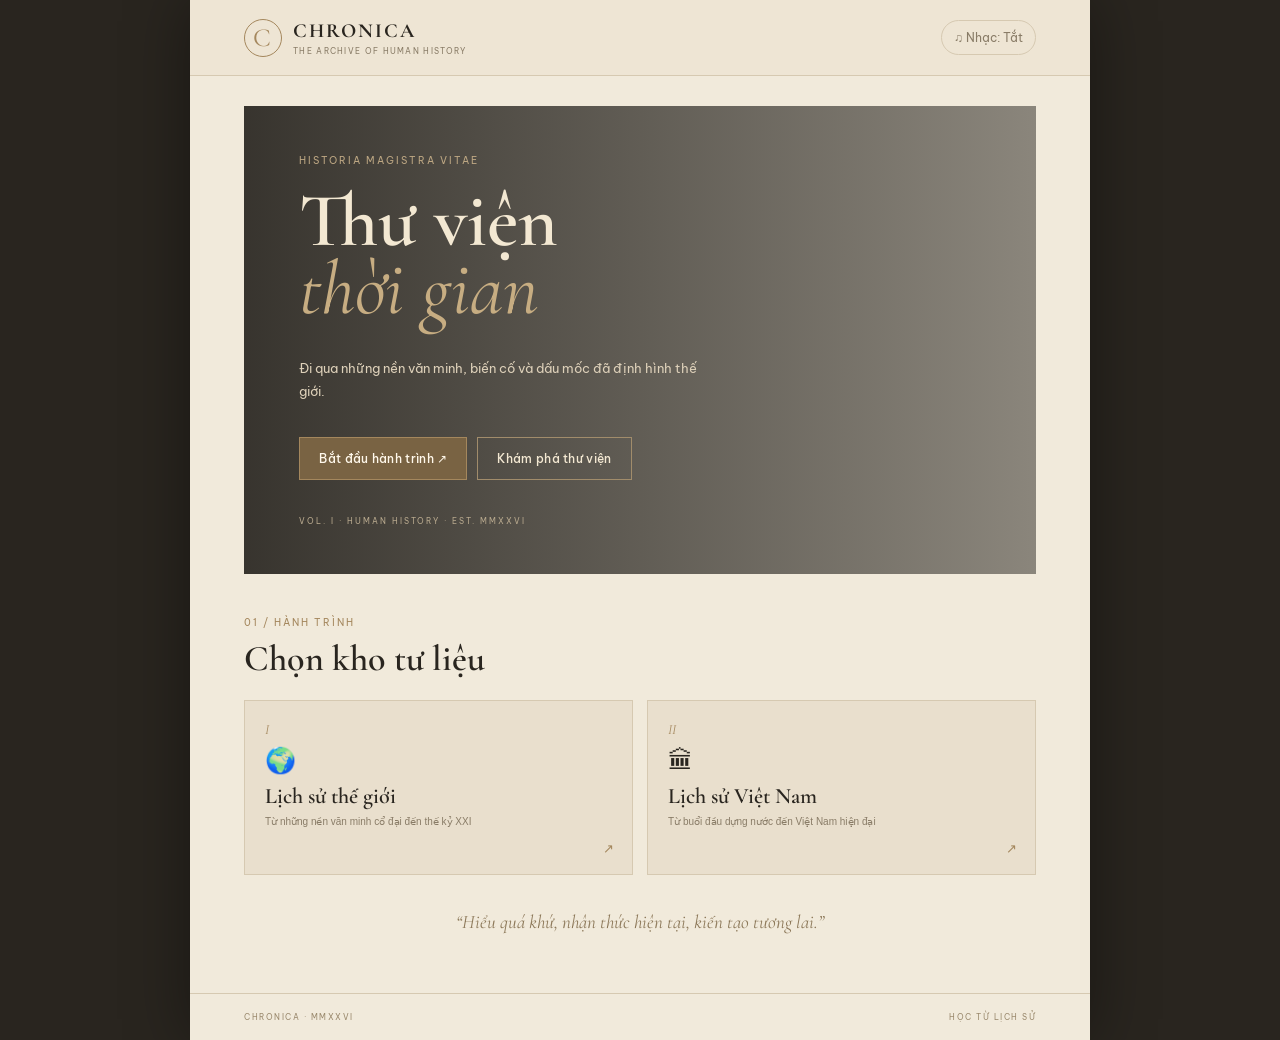
<file: Chronica-preview.html>
<!doctype html>
<html lang="vi">
<head>
<meta charset="utf-8"><meta name="viewport" content="width=device-width,initial-scale=1,viewport-fit=cover">
<meta name="theme-color" content="#29251f"><meta name="description" content="Chronica – thư viện và phòng luyện tập lịch sử thế giới, Việt Nam.">
<link rel="manifest" href="manifest.webmanifest"><link rel="icon" href="icon.svg" type="image/svg+xml">
<title>Chronica – Thư viện lịch sử</title><style>
@import url('https://fonts.googleapis.com/css2?family=Cormorant+Garamond:wght@400;500;600;700&family=Be+Vietnam+Pro:wght@300;400;500;600;700&display=swap');
:root{--ink:#29251f;--paper:#f1eadb;--paper2:#e8deca;--muted:#897c67;--gold:#a4875d;--line:#d6c9b1;--white:#fbf8f0}
*{box-sizing:border-box}body{margin:0;background:#29251f;color:var(--ink);font-family:'Be Vietnam Pro',sans-serif;font-size:14px}.app-shell{max-width:900px;min-height:100vh;margin:auto;background:var(--paper);box-shadow:0 0 60px #0006;display:flex;flex-direction:column}.topbar{height:76px;padding:0 6%;display:flex;align-items:center;justify-content:space-between;border-bottom:1px solid var(--line);background:#eee5d4}.brand{display:flex;align-items:center;gap:11px;text-decoration:none;color:var(--ink);font-family:'Cormorant Garamond',serif;font-size:20px;font-weight:700;letter-spacing:2px}.brand small{display:block;font:8px 'Be Vietnam Pro';letter-spacing:1.3px;color:var(--muted);margin-top:3px}.brand-mark{width:38px;height:38px;border:1px solid var(--gold);display:grid;place-items:center;font:26px 'Cormorant Garamond';color:var(--gold);border-radius:50%}.icon-btn,.back{border:0;background:none;color:var(--muted);cursor:pointer;font:inherit}.icon-btn{border:1px solid var(--line);padding:9px 12px;border-radius:30px;font-size:12px}main{flex:1;padding:30px 6% 55px}.screen{display:none}.screen.active{display:block}.hero{position:relative;padding:48px 7%;min-height:390px;background:linear-gradient(90deg,#25221de8,#25221d80),url('https://images.unsplash.com/photo-1461360370896-922624d12aa1?auto=format&fit=crop&w=1400&q=85') center/cover;color:#f3e8d2;display:flex;flex-direction:column;justify-content:center}.hero-kicker,.section-heading>span,.quiz-meta,.hero-note{font-size:10px;letter-spacing:2px;color:#bda783}.hero h1{font:600 clamp(46px,9vw,76px)/.9 'Cormorant Garamond',serif;margin:20px 0}.hero h1 em{color:#c7ad82;font-weight:400}.hero p{max-width:410px;color:#ddd0b9;line-height:1.8;font-size:13px}.hero-actions{display:flex;gap:10px;flex-wrap:wrap;margin-top:20px}.primary,.secondary{padding:13px 19px;border:1px solid var(--gold);cursor:pointer;font:500 12px 'Be Vietnam Pro';letter-spacing:.3px}.primary{background:#796343;color:#fff8eb}.primary:hover{background:#5f4e35}.secondary{background:transparent;color:var(--ink);border-color:var(--line)}.hero .secondary{color:#f3e8d2;border-color:#a18c6b}.hero-note{margin-top:36px;color:#b8a98e;font-size:8px}.section-heading{margin:38px 0 20px}.section-heading>span{color:var(--gold)}.section-heading h2{font:600 36px 'Cormorant Garamond',serif;margin:7px 0}.section-heading p{color:var(--muted);font-size:12px;line-height:1.7}.archive-grid{display:grid;grid-template-columns:1fr 1fr;gap:14px}.archive-card{position:relative;text-align:left;min-height:175px;padding:20px;background:#e9dfcd;border:1px solid var(--line);color:var(--ink);cursor:pointer;display:flex;flex-direction:column;align-items:flex-start}.archive-card:hover{background:#e2d4bd}.card-number{font:italic 14px 'Cormorant Garamond';color:var(--gold)}.card-icon{font-size:25px;margin:8px 0}.archive-card strong{font:600 22px 'Cormorant Garamond'}.archive-card small{font-size:10px;color:var(--muted);line-height:1.5;margin-top:5px;max-width:230px}.card-arrow{position:absolute;right:18px;bottom:18px;color:var(--gold)}.quote{text-align:center;font:italic 19px 'Cormorant Garamond';color:#8d795a;padding:35px 10px 5px}.back{padding:8px 0}.form-panel{padding:22px;background:#e9dfcd;border:1px solid var(--line);display:grid;grid-template-columns:1fr 1fr;gap:17px}.form-panel label{display:flex;flex-direction:column;gap:7px;font-size:11px;color:#786b58}.form-panel select{width:100%;padding:12px;background:#f7f1e5;border:1px solid #d4c6ae;color:var(--ink);font:12px 'Be Vietnam Pro';border-radius:0}.full{grid-column:1/-1;width:100%}.notice{grid-column:1/-1;padding:12px;background:#ded0b7;color:#6d5738;font-size:11px;line-height:1.6}.timeline{border-left:1px solid var(--gold);margin:25px 0 0 12px;padding-left:25px}.era{position:relative;padding:0 0 25px}.era:before{content:'';position:absolute;left:-31px;top:5px;width:10px;height:10px;border-radius:50%;background:var(--gold);border:3px solid var(--paper)}.era h3{font:600 23px 'Cormorant Garamond';margin:0 0 5px}.era p{color:var(--muted);font-size:12px;line-height:1.7;margin:0}.quiz-top{display:flex;justify-content:space-between;align-items:center}.timer{font:600 18px 'Cormorant Garamond';color:#8a6e46}.progress-line{height:3px;background:#ddd1bd;margin:18px 0}.progress-line span{display:block;height:100%;background:var(--gold);width:0;transition:width .2s}.quiz-meta{display:flex;justify-content:space-between;color:var(--gold);margin:24px 0}.question-card{padding:24px;background:#e9dfcd;border:1px solid var(--line)}.question-card h2{font:600 26px/1.3 'Cormorant Garamond';margin:0 0 22px}.qtype{font-size:9px;letter-spacing:1.4px;color:var(--gold);margin-bottom:12px}.option{display:flex;gap:12px;align-items:flex-start;padding:13px;margin:8px 0;border:1px solid #d7c9b1;background:#f4eddf;cursor:pointer;font-size:12px;line-height:1.6}.option:has(input:checked){border-color:var(--gold);background:#e1d3bb}.option input{accent-color:#826b49;margin-top:3px}.quiz-nav{display:flex;justify-content:space-between;margin:18px 0}.submit-link{display:block;margin:15px auto;border:0;background:none;text-decoration:underline;color:#806b4b;font:12px 'Be Vietnam Pro';cursor:pointer}.result-seal{margin:30px auto 10px;width:55px;height:55px;border:1px solid var(--gold);border-radius:50%;display:grid;place-items:center;color:var(--gold);font-size:25px}.center{text-align:center}.score-card{text-align:center;background:#e6dac5;border:1px solid var(--line);padding:25px}.score-card small,.score-caption{font-size:9px;letter-spacing:2px;color:var(--muted)}.score{font:600 65px 'Cormorant Garamond';color:#806744}.result-stats{display:grid;grid-template-columns:repeat(3,1fr);margin:18px 0;background:#e9dfcd}.result-stats div{text-align:center;padding:16px;border-right:1px solid var(--line)}.result-stats div:last-child{border:0}.result-stats strong{display:block;font:600 27px 'Cormorant Garamond'}.result-stats small{font-size:10px;color:var(--muted)}.review-title{font:600 25px 'Cormorant Garamond'}.review-item{padding:14px 0;border-bottom:1px solid var(--line);font-size:12px;line-height:1.7}.review-item strong{display:block;margin-bottom:5px}.good{color:#58734d}.bad{color:#9a5145}.review-item small{display:block;color:var(--muted);margin-top:4px}footer{padding:18px 6%;display:flex;justify-content:space-between;border-top:1px solid var(--line);font-size:8px;letter-spacing:1.5px;color:#9a896d}
@media(max-width:600px){.topbar{height:65px;padding:0 5%}.brand{font-size:17px}.brand-mark{width:34px;height:34px}.icon-btn{padding:8px}.icon-btn span{font-size:10px}main{padding:20px 5% 40px}.hero{min-height:380px;padding:35px 7%}.archive-grid{grid-template-columns:1fr}.archive-card{min-height:145px}.form-panel{grid-template-columns:1fr;padding:16px}.full,.notice{grid-column:auto}.section-heading h2{font-size:32px}.question-card{padding:17px}.question-card h2{font-size:23px}footer{font-size:7px}}

</style>
</head>
<body>
<div class="app-shell">
<header class="topbar"><a class="brand" href="#" aria-label="Chronica trang chủ"><span class="brand-mark">C</span><span>CHRONICA<small>THE ARCHIVE OF HUMAN HISTORY</small></span></a><button id="musicToggle" class="icon-btn" title="Bật/tắt nhạc piano" aria-label="Bật tắt nhạc">♫ <span id="musicLabel">Nhạc: Tắt</span></button></header>
<main>
<section id="home" class="screen active">
  <div class="hero">
    <div class="hero-kicker">HISTORIA MAGISTRA VITAE</div>
    <h1>Thư viện<br><em>thời gian</em></h1>
    <p>Đi qua những nền văn minh, biến cố và dấu mốc đã định hình thế giới.</p>
    <div class="hero-actions"><button class="primary" id="startBtn">Bắt đầu hành trình <span>↗</span></button><button class="secondary" id="libraryBtn">Khám phá thư viện</button></div>
    <div class="hero-note">VOL. I · HUMAN HISTORY · EST. MMXXVI</div>
  </div>
  <div class="section-heading"><span>01 / HÀNH TRÌNH</span><h2>Chọn kho tư liệu</h2></div>
  <div class="archive-grid">
    <button class="archive-card" data-region="world"><span class="card-number">I</span><span class="card-icon">🌍</span><strong>Lịch sử thế giới</strong><small>Từ những nền văn minh cổ đại đến thế kỷ XXI</small><span class="card-arrow">↗</span></button>
    <button class="archive-card" data-region="vietnam"><span class="card-number">II</span><span class="card-icon">🏛</span><strong>Lịch sử Việt Nam</strong><small>Từ buổi đầu dựng nước đến Việt Nam hiện đại</small><span class="card-arrow">↗</span></button>
  </div>
  <div class="quote">“Hiểu quá khứ, nhận thức hiện tại, kiến tạo tương lai.”</div>
</section>

<section id="setup" class="screen">
  <button class="back" data-go="home">← Trang chủ</button>
  <div class="section-heading"><span>02 / THIẾT LẬP</span><h2>Tạo bài luyện tập</h2><p>Chọn phạm vi kiến thức và thử thách phù hợp với cậu.</p></div>
  <div class="form-panel">
    <label>Kho lịch sử<select id="region"><option value="world">Lịch sử thế giới</option><option value="vietnam">Lịch sử Việt Nam</option><option value="both">Thế giới & Việt Nam</option></select></label>
    <label>Giai đoạn<select id="period"><option value="all">Tất cả giai đoạn</option><option value="ancient">Tiền sử – Cổ đại</option><option value="medieval">Trung đại</option><option value="early-modern">Cận đại</option><option value="modern">Hiện đại</option><option value="contemporary">Đương đại</option></select></label>
    <label>Cấp độ tư duy<select id="level"><option value="mixed">Kết hợp cả ba cấp độ</option><option value="recognition">Nhận biết</option><option value="comprehension">Thông hiểu</option><option value="application">Vận dụng</option></select></label>
    <label>Dạng câu hỏi<select id="format"><option value="single">Nhiều lựa chọn (A–D)</option><option value="tf">Đúng – sai</option><option value="mixed">Kết hợp hai dạng</option></select></label>
    <label>Chế độ<select id="mode"><option value="practice">Luyện tập tự do</option><option value="exam">Mô phỏng thi tốt nghiệp THPT</option></select></label>
    <label id="countWrap">Số câu<select id="count"><option>10</option><option selected>20</option><option>40</option></select></label>
    <div class="notice" id="examNotice" hidden>Đề mô phỏng theo cấu trúc tham khảo: 24 câu nhiều lựa chọn và 4 câu đúng–sai, thời gian 50 phút, thang điểm 10. Chế độ thi sẽ tự sử dụng cả hai dạng.</div>
    <button class="primary full" id="beginQuiz">Tạo đề kiểm tra ↗</button>
  </div>
</section>

<section id="library" class="screen">
  <button class="back" data-go="home">← Trang chủ</button>
  <div class="section-heading"><span>03 / THƯ VIỆN</span><h2>Những chương lịch sử</h2><p>Chọn một thời kỳ để xem giới thiệu và các chủ đề tiêu biểu.</p></div>
  <div class="timeline" id="timeline"></div>
</section>

<section id="quiz" class="screen">
  <div class="quiz-top"><button class="back" id="quitQuiz">← Thoát</button><div class="timer" id="timer">50:00</div></div>
  <div class="progress-line"><span id="progress"></span></div>
  <div class="quiz-meta"><span id="quizSection">CHRONICA / PRACTICE</span><span id="questionNo">01 / 20</span></div>
  <div id="questionArea"></div>
  <div class="quiz-nav"><button class="secondary" id="prevQ">← Trước</button><button class="primary" id="nextQ">Tiếp theo →</button></div>
  <button class="submit-link" id="submitQuiz">Nộp bài và xem kết quả</button>
</section>

<section id="result" class="screen">
  <div class="result-seal">✦</div><div class="section-heading center"><span>CHRONICA / KẾT QUẢ</span><h2>Hành trình hoàn tất</h2><p id="resultSub">Cậu đã hoàn thành bài luyện tập.</p></div>
  <div class="score-card"><small>ĐIỂM SỐ</small><div class="score" id="score">—</div><div class="score-caption" id="scoreCaption">THANG ĐIỂM 10</div></div>
  <div class="result-stats"><div><strong id="correctCount">0</strong><small>Đúng</small></div><div><strong id="wrongCount">0</strong><small>Chưa đúng</small></div><div><strong id="blankCount">0</strong><small>Bỏ trống</small></div></div>
  <h3 class="review-title">Đối chiếu đáp án</h3><div id="reviewList"></div>
  <button class="primary full" id="againBtn">Tạo bài mới ↗</button>
</section>
</main>
<footer><span>CHRONICA · MMXXVI</span><span>HỌC TỪ LỊCH SỬ</span></footer>
</div>
<audio id="piano" loop preload="none"></audio>
<script>
const $=id=>document.getElementById(id);
const questions=[
{region:'world',period:'early-modern',level:'recognition',type:'single',q:'Cuộc Cách mạng tư sản Anh thế kỉ XVII đã thách thức và làm suy yếu chế độ nào?',opts:['Quân chủ chuyên chế','Cộng hòa liên bang','Quân chủ lập hiến','Chế độ thuộc địa'],a:0,why:'Cách mạng Anh chống lại chế độ quân chủ chuyên chế; kết quả lâu dài là sự xác lập quân chủ lập hiến.'},
{region:'world',period:'early-modern',level:'recognition',type:'single',q:'Sự kiện nào mở đầu Cách mạng tư sản Pháp năm 1789?',opts:['Thông qua Tuyên ngôn Nhân quyền và Dân quyền','Tấn công pháo đài – nhà tù Ba-xti','Lật đổ nền quân chủ lập hiến','Thiết lập chế độ Đốc chính'],a:1,why:'Ngày 14/7/1789, quần chúng Paris tấn công Ba-xti, mở đầu cách mạng.'},
{region:'world',period:'early-modern',level:'recognition',type:'single',q:'Cuộc Cách mạng công nghiệp lần thứ nhất khởi đầu ở quốc gia nào?',opts:['Pháp','Đức','Anh','Hoa Kỳ'],a:2,why:'Cách mạng công nghiệp lần thứ nhất khởi đầu ở Anh vào thế kỉ XVIII.'},
{region:'world',period:'early-modern',level:'recognition',type:'single',q:'James Watt nổi tiếng với phát minh/cải tiến nào?',opts:['Máy kéo sợi Gien-ni','Máy dệt chạy bằng sức nước','Đầu máy xe lửa','Máy hơi nước'],a:3,why:'James Watt cải tiến máy hơi nước, tạo động lực quan trọng cho công nghiệp hóa.'},
{region:'world',period:'early-modern',level:'recognition',type:'single',q:'Tuyên ngôn Độc lập Hoa Kỳ năm 1776 khẳng định những quyền tự nhiên nào?',opts:['Duy trì chế độ quân chủ','Sống, tự do và mưu cầu hạnh phúc','Mở rộng lãnh thổ thuộc địa','Duy trì đặc quyền phong kiến'],a:1,why:'Tuyên ngôn khẳng định các quyền sống, tự do và mưu cầu hạnh phúc.'},
{region:'world',period:'early-modern',level:'comprehension',type:'single',q:'Chiến tranh giành độc lập của 13 thuộc địa Anh ở Bắc Mỹ kết thúc với kết quả nào?',opts:['Anh giành thắng lợi','Pháp trực tiếp cai trị thuộc địa','Tây Ban Nha sáp nhập 13 thuộc địa','Các thuộc địa giành độc lập, thành lập Hoa Kỳ'],a:3,why:'Thắng lợi của thuộc địa được Anh công nhận qua Hiệp ước Paris năm 1783.'},
{region:'world',period:'early-modern',level:'recognition',type:'single',q:'Ai lãnh đạo cuộc đảo chính ngày 18 tháng Sương mù năm 1799 tại Pháp?',opts:['Napoleon Bonaparte','Robespierre','Louis XVI','Danton'],a:0,why:'Napoleon tiến hành đảo chính, chấm dứt chế độ Đốc chính.'},
{region:'world',period:'early-modern',level:'comprehension',type:'single',q:'Bộ luật Napoleon năm 1804 có ý nghĩa nổi bật nào?',opts:['Khôi phục hoàn toàn phong kiến','Xóa bỏ sở hữu tư nhân','Bảo vệ một số thành quả pháp lý của cách mạng tư sản','Thiết lập dân chủ trực tiếp'],a:2,why:'Bộ luật bảo vệ quyền sở hữu tư nhân và bình đẳng pháp lý của nam giới.'},
{region:'world',period:'early-modern',level:'recognition',type:'single',q:'Hội nghị Vienna năm 1814–1815 chủ yếu nhằm mục đích gì?',opts:['Thống nhất thuộc địa châu Mỹ','Tái lập trật tự châu Âu sau chiến tranh Napoleon','Thành lập Liên minh châu Âu','Thống nhất nước Đức'],a:1,why:'Các cường quốc thắng Napoleon tìm cách tái lập trật tự và cân bằng quyền lực châu Âu.'},
{region:'world',period:'early-modern',level:'comprehension',type:'single',q:'Biến đổi xã hội nổi bật do Cách mạng công nghiệp lần thứ nhất là gì?',opts:['Xóa bỏ giai cấp tư sản','Làm suy yếu hoàn toàn công nhân','Khôi phục lãnh địa phong kiến','Phát triển giai cấp tư sản và vô sản công nghiệp'],a:3,why:'Công nghiệp hóa thúc đẩy sự phát triển của hai giai cấp cơ bản trong xã hội tư bản.'},
{region:'world',period:'early-modern',level:'recognition',type:'single',q:'Sự kiện nào đánh dấu hoàn thành thống nhất nước Đức?',opts:['Thành lập Liên bang Bắc Đức năm 1867','Chiến tranh Pháp – Phổ năm 1870','Tuyên bố thành lập Đế chế Đức tại Versailles năm 1871','Cách mạng tháng Ba năm 1848'],a:2,why:'Đế chế Đức được tuyên bố thành lập ngày 18/1/1871 tại Versailles.'},
{region:'world',period:'early-modern',level:'recognition',type:'single',q:'Chính khách có vai trò nổi bật trong thống nhất nước Đức là ai?',opts:['Otto von Bismarck','Karl Marx','Napoleon III','Metternich'],a:0,why:'Bismarck là Thủ tướng Phổ và kiến trúc sư chủ yếu của tiến trình thống nhất Đức.'},
{region:'world',period:'early-modern',level:'recognition',type:'single',q:'Cuộc Duy tân Minh Trị ở Nhật Bản bắt đầu vào năm nào?',opts:['1840','1853','1871','1868'],a:3,why:'Năm 1868 đánh dấu sự khởi đầu của công cuộc Duy tân Minh Trị.'},
{region:'world',period:'early-modern',level:'comprehension',type:'single',q:'Một nguyên nhân quan trọng khiến Nhật Bản tiến hành Duy tân Minh Trị là gì?',opts:['Mở rộng chế độ lãnh chúa','Nguy cơ bị phương Tây xâm lược và yêu cầu canh tân','Khôi phục Mạc phủ','Đóng cửa hoàn toàn đất nước'],a:1,why:'Sức ép phương Tây đặt Nhật Bản trước yêu cầu cải cách để giữ độc lập.'},
{region:'world',period:'early-modern',level:'application',type:'single',q:'Nội dung nào thể hiện rõ tính chất tư sản của Duy tân Minh Trị?',opts:['Phát triển kinh tế hàng hóa và công nghiệp','Duy trì lãnh địa khép kín','Củng cố lãnh chúa địa phương','Khôi phục đặc quyền phong kiến'],a:0,why:'Phát triển công nghiệp và kinh tế tư bản chủ nghĩa là nội dung quan trọng của duy tân.'},
{region:'world',period:'early-modern',level:'comprehension',type:'single',q:'Hệ quả phổ biến của chính sách xâm lược thuộc địa thế kỉ XIX là gì?',opts:['Xóa bỏ bất bình đẳng','Thúc đẩy độc lập thuộc địa','Gia tăng lệ thuộc kinh tế và chính trị','Chấm dứt cạnh tranh đế quốc'],a:2,why:'Nhiều nước Á, Phi và Mỹ Latinh bị đặt dưới ách thống trị, lệ thuộc của chủ nghĩa thực dân.'},
{region:'world',period:'early-modern',level:'recognition',type:'single',q:'Học thuyết nào gắn với Tổng thống James Monroe năm 1823?',opts:['Học thuyết Monroe','Học thuyết Truman','Học thuyết Brezhnev','Học thuyết domino'],a:0,why:'Học thuyết Monroe được công bố năm 1823, liên quan đến việc phản đối can thiệp châu Âu vào châu Mỹ.'},
{region:'world',period:'early-modern',level:'recognition',type:'single',q:'Quốc tế thứ nhất được thành lập vào năm nào?',opts:['1848','1864','1871','1889'],a:1,why:'Hội Liên hiệp Lao động quốc tế, thường gọi Quốc tế thứ nhất, thành lập năm 1864.'},
{region:'world',period:'early-modern',level:'recognition',type:'single',q:'Công xã Paris năm 1871 tồn tại trong khoảng thời gian nào?',opts:['Tháng 1 đến tháng 3','Tháng 4 đến tháng 6','Tháng 3 đến tháng 5','Tháng 7 đến tháng 9'],a:2,why:'Công xã tồn tại từ ngày 18/3 đến ngày 28/5/1871.'},
{region:'world',period:'early-modern',level:'comprehension',type:'single',q:'Điểm tiến bộ nổi bật của Công xã Paris năm 1871 là gì?',opts:['Bảo vệ quân chủ lập hiến','Trao quyền cho quý tộc','Khôi phục quyền lực tuyệt đối của Giáo hội','Xây dựng chính quyền của công nhân và nhân dân lao động'],a:3,why:'Công xã Paris được xem là nhà nước kiểu mới của giai cấp công nhân.'},
{region:'world',period:'early-modern',level:'application',type:'single',q:'Nguyên nhân trực tiếp dẫn đến Chiến tranh Pháp – Phổ năm 1870 là gì?',opts:['Vấn đề ngai vàng Tây Ban Nha và điện tín Ems','Tranh chấp thuộc địa ở châu Phi','Tranh chấp kênh đào Suez','Tranh chấp Balkan'],a:0,why:'Khủng hoảng kế vị Tây Ban Nha và vụ điện tín Ems làm căng thẳng leo thang.'},
{region:'world',period:'early-modern',level:'comprehension',type:'single',q:'Dấu hiệu quan trọng của sự chuyển sang chủ nghĩa tư bản độc quyền là gì?',opts:['Công trường thủ công xuất hiện','Hình thành các tổ chức độc quyền và tập trung tư bản','Lãnh địa phong kiến tan rã','Thương mại đường biển trung đại phát triển'],a:1,why:'Cuối thế kỉ XIX – đầu thế kỉ XX, tập trung tư bản cao độ làm xuất hiện các tổ chức độc quyền.'},
{region:'world',period:'early-modern',level:'application',type:'single',q:'Đánh giá nào phù hợp nhất về kết quả của Duy tân Minh Trị?',opts:['Nhật Bản trở thành thuộc địa phương Tây','Nhật Bản duy trì hoàn toàn kinh tế phong kiến','Nhật Bản trở thành nước tư bản công nghiệp và cường quốc châu Á','Nhật Bản trở thành nước cộng hòa'],a:2,why:'Cải cách giúp Nhật Bản hiện đại hóa nhanh chóng, trở thành cường quốc ở châu Á.'},
{region:'world',period:'early-modern',level:'application',type:'single',q:'Ý nghĩa khái quát của nhiều cuộc cách mạng tư sản thời cận đại là gì?',opts:['Xóa bỏ mọi bất bình đẳng','Chấm dứt mọi cuộc chiến tranh','Thiết lập chủ nghĩa xã hội toàn cầu','Mở đường cho chủ nghĩa tư bản phát triển'],a:3,why:'Các cuộc cách mạng tư sản lật đổ hoặc làm suy yếu trở lực phong kiến, mở đường cho chủ nghĩa tư bản.'},
{region:'world',period:'early-modern',level:'comprehension',type:'tf',q:'Cách mạng tư sản Anh thế kỉ XVII góp phần xác lập chế độ quân chủ lập hiến ở Anh.',a:true,why:'Quyền lực nhà vua bị hạn chế, vai trò Quốc hội được củng cố.'},
{region:'world',period:'early-modern',level:'comprehension',type:'tf',q:'Tuyên ngôn Độc lập Hoa Kỳ năm 1776 tuyên bố 13 thuộc địa tiếp tục lệ thuộc chính trị vào Anh.',a:false,why:'Tuyên ngôn tuyên bố các thuộc địa là những quốc gia tự do và độc lập.'},
{region:'world',period:'early-modern',level:'application',type:'tf',q:'Cách mạng công nghiệp lần thứ nhất thúc đẩy đô thị hóa và làm thay đổi cơ cấu lao động.',a:true,why:'Nhà máy thu hút lao động đến đô thị và làm tăng lao động công nghiệp.'},
{region:'world',period:'early-modern',level:'comprehension',type:'tf',q:'Công xã Paris năm 1871 tồn tại lâu dài và không bị lực lượng đối lập đàn áp.',a:false,why:'Công xã chỉ tồn tại khoảng 72 ngày và bị quân đội Versailles đàn áp.'}
];
let state={items:[],answers:[],index:0,started:0,timer:null,seconds:0,mode:'practice'};
function show(id){document.querySelectorAll('.screen').forEach(s=>s.classList.toggle('active',s.id===id));window.scrollTo(0,0)}
$('startBtn').onclick=()=>show('setup');$('libraryBtn').onclick=()=>show('library');document.querySelectorAll('[data-go]').forEach(b=>b.onclick=()=>show(b.dataset.go));
document.querySelectorAll('[data-region]').forEach(b=>b.onclick=()=>{$('region').value=b.dataset.region;show('setup')});
$('mode').onchange=()=>{const exam=$('mode').value==='exam';$('countWrap').hidden=exam;$('examNotice').hidden=!exam};
const eras=[['Tiền sử – Cổ đại','Sự hình thành xã hội loài người, các nền văn minh sông lớn, Hy Lạp và La Mã cổ đại.'],['Trung đại','Các đế chế, tôn giáo, phong kiến, thương mại và những chuyển biến cuối thời trung đại.'],['Cận đại','Các cuộc cách mạng tư sản, cách mạng công nghiệp, chủ nghĩa thực dân và phong trào công nhân.'],['Hiện đại','Hai cuộc chiến tranh thế giới, cách mạng xã hội và trật tự thế giới sau năm 1945.'],['Đương đại','Toàn cầu hóa, trật tự đa cực, hợp tác quốc tế và những vấn đề của thế kỷ XXI.']];
$('timeline').innerHTML=eras.map((e,i)=>`<article class="era"><h3>${e[0]}</h3><p>${e[1]}</p></article>`).join('');
function shuffle(a){return [...a].sort(()=>Math.random()-.5)}
$('beginQuiz').onclick=()=>{
 const region=$('region').value,period=$('period').value,level=$('level').value,format=$('format').value,mode=$('mode').value;
 let pool=questions.filter(q=>(region==='both'||q.region===region)&&(period==='all'||q.period===period)&&(level==='mixed'||q.level===level));
 if(!pool.length)pool=questions.filter(q=>region==='both'||q.region===region);
 let chosen;
 if(mode==='exam'){chosen=shuffle(pool.filter(q=>q.type==='single')).slice(0,24);if(chosen.length<24)chosen=shuffle(questions.filter(q=>q.type==='single')).slice(0,24);chosen=chosen.concat(shuffle(pool.filter(q=>q.type==='tf')).slice(0,4));if(chosen.length<28)chosen=chosen.concat(shuffle(questions.filter(q=>q.type==='tf')).slice(0,4-chosen.length+24));}
 else {let wanted=Number($('count').value);let p=pool.filter(q=>format==='mixed'||(format==='single'?q.type==='single':q.type==='tf'));chosen=shuffle(p).slice(0,wanted);if(chosen.length<wanted)chosen=shuffle(p).slice(0,wanted);}
 state.items=chosen;state.answers=Array(chosen.length).fill(null);state.index=0;state.mode=mode;state.seconds=mode==='exam'?3000:0;renderQuestion();show('quiz');startTimer();
};
function startTimer(){clearInterval(state.timer);if(state.mode!=='exam'){$('timer').textContent='Luyện tập';return}tick();state.timer=setInterval(tick,1000)}
function tick(){let m=Math.floor(state.seconds/60),s=state.seconds%60;$('timer').textContent=`${String(m).padStart(2,'0')}:${String(s).padStart(2,'0')}`;if(state.seconds<=0){clearInterval(state.timer);finish()}else state.seconds--}
function renderQuestion(){let q=state.items[state.index],n=state.index+1;$('questionNo').textContent=`${String(n).padStart(2,'0')} / ${state.items.length}`;$('quizSection').textContent=state.mode==='exam'?'CHRONICA / EXAMINATION':'CHRONICA / PRACTICE';$('progress').style.width=(n/state.items.length*100)+'%';
 let opts=q.type==='single'?q.opts.map((o,i)=>`<label class="option"><input type="radio" name="answer" value="${i}" ${state.answers[state.index]===i?'checked':''}><span><b>${'ABCD'[i]}.</b> ${o}</span></label>`).join():['Đúng','Sai'].map((o,i)=>`<label class="option"><input type="radio" name="answer" value="${i===0?'true':'false'}" ${state.answers[state.index]===(i===0)?'checked':''}><span>${o}</span></label>`).join('');
 $('questionArea').innerHTML=`<article class="question-card"><div class="qtype">${q.type==='single'?'TRẮC NGHIỆM NHIỀU LỰA CHỌN':'TRẮC NGHIỆM ĐÚNG – SAI'} · ${q.level==='recognition'?'NHẬN BIẾT':q.level==='comprehension'?'THÔNG HIỂU':'VẬN DỤNG'}</div><h2>${q.q}</h2>${opts}</article>`;
 document.querySelectorAll('input[name=answer]').forEach(el=>el.onchange=()=>{state.answers[state.index]=q.type==='single'?Number(el.value):el.value==='true';});
 $('prevQ').disabled=state.index===0;$('nextQ').textContent=state.index===state.items.length-1?'Câu cuối':'Tiếp theo →';
}
$('prevQ').onclick=()=>{if(state.index>0){state.index--;renderQuestion()}};$('nextQ').onclick=()=>{if(state.index<state.items.length-1){state.index++;renderQuestion()}};
$('quitQuiz').onclick=()=>{if(confirm('Thoát bài làm? Tiến độ hiện tại sẽ không được lưu.')){clearInterval(state.timer);show('setup')}};
$('submitQuiz').onclick=()=>{if(confirm('Cậu chắc chắn muốn nộp bài?'))finish()};
function finish(){clearInterval(state.timer);let correct=0,blank=0,review='';
 state.items.forEach((q,i)=>{let a=state.answers[i],ok=a===null?false:a===q.a; if(a===null)blank++;if(ok)correct++;
 let chosen=q.type==='single'?(a===null?'Chưa trả lời':q.opts[a]):(a===null?'Chưa trả lời':a?'Đúng':'Sai');
 let answer=q.type==='single'?q.opts[q.a]:(q.a?'Đúng':'Sai');
 review+=`<div class="review-item"><strong>${i+1}. ${q.q}</strong><span class="${ok?'good':'bad'}">${ok?'✓ Chính xác':'✗ Chưa chính xác'} · Cậu chọn: ${chosen}</span><small>Đáp án: ${answer}. ${q.why}</small></div>`;
 });
 let score;
 if(state.mode==='exam'){let mc=0,tfScore=0;state.items.forEach((q,i)=>{if(q.type==='single'&&state.answers[i]===q.a)mc+=.25});let tf=state.items.filter(q=>q.type==='tf');let tfCorrect=tf.reduce((sum,q)=>sum+(state.answers[state.items.indexOf(q)]===q.a?1:0),0);tfScore=tfCorrect/4;score=mc+tfScore;}
 else score=correct/state.items.length*10;
 $('score').textContent=score.toFixed(2);$('correctCount').textContent=correct;$('wrongCount').textContent=state.items.length-correct-blank;$('blankCount').textContent=blank;$('resultSub').textContent=state.mode==='exam'?'Kết quả mô phỏng theo thang điểm 10.':'Kết quả luyện tập của cậu.';$('scoreCaption').textContent=state.mode==='exam'?'THANG ĐIỂM 10 · MÔ PHỎNG':'QUY ĐỔI THAM KHẢO / 10';$('reviewList').innerHTML=review;show('result');
}
$('againBtn').onclick=()=>show('setup');
let audioOn=false,ctx,osc,gain;
$('musicToggle').onclick=()=>{audioOn=!audioOn;$('musicLabel').textContent=audioOn?'Nhạc: Bật':'Nhạc: Tắt';if(audioOn){try{ctx=ctx||new(window.AudioContext||window.webkitAudioContext)();if(ctx.state==='suspended')ctx.resume();if(!osc){osc=ctx.createOscillator();gain=ctx.createGain();osc.type='sine';osc.frequency.value=261.63;gain.gain.value=.012;osc.connect(gain);gain.connect(ctx.destination);osc.start()}}catch(e){$('musicLabel').textContent='Không hỗ trợ âm thanh'}}else if(gain)gain.gain.setTargetAtTime(0,ctx.currentTime,.1)};
// Service worker requires HTTPS hosting; omitted in this local preview.

</script>
</body></html>
</file>
